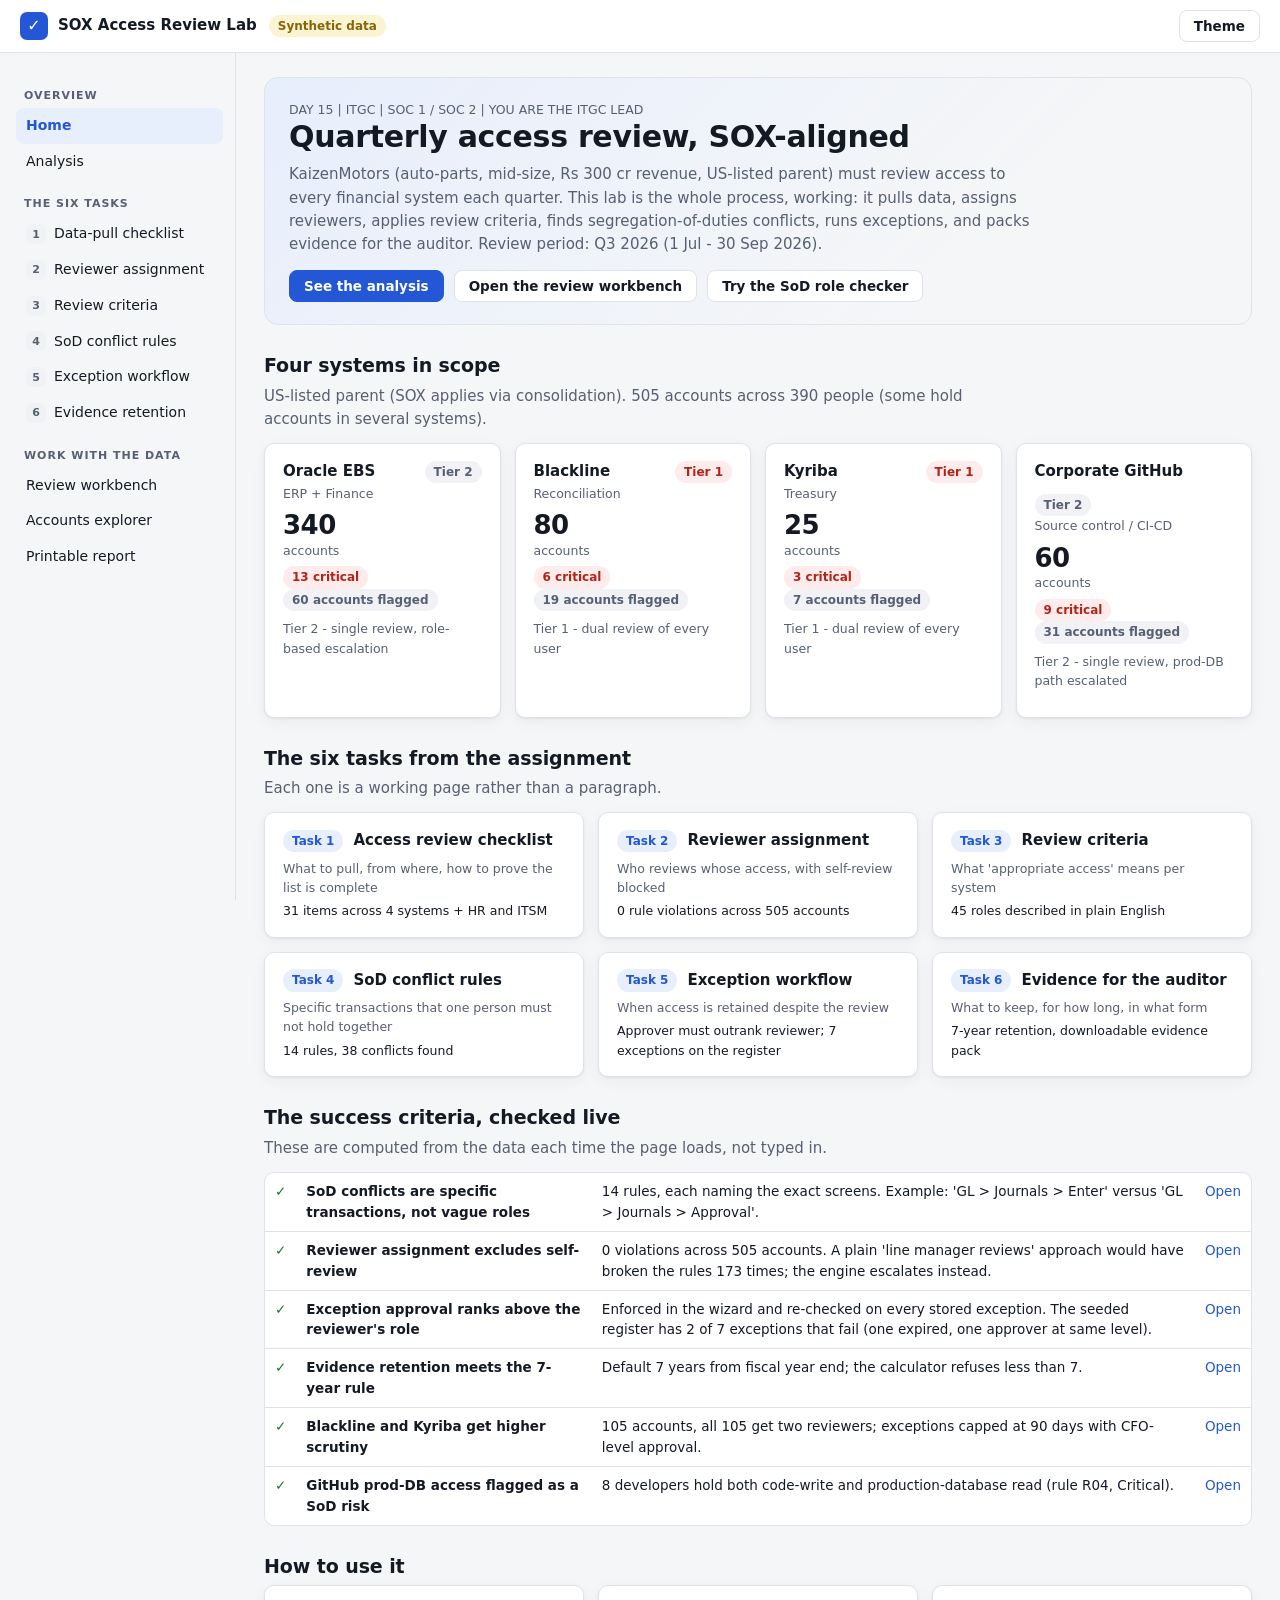
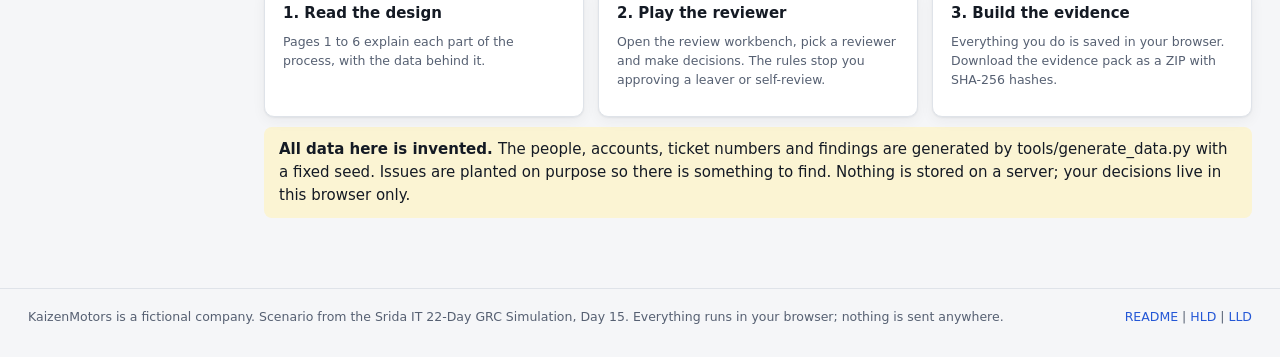
<file: index.html>
<!DOCTYPE html>
<html lang="en">
<head>
<meta charset="utf-8">
<meta name="viewport" content="width=device-width, initial-scale=1">
<title>SOX Access Review Lab - KaizenMotors</title>
<meta name="description" content="Interactive SOX ITGC quarterly access review: checklist, reviewer assignment, review criteria, SoD rules, exception workflow and evidence retention for four in-scope systems. All data is synthetic.">
<link rel="icon" href="data:image/svg+xml,%3Csvg xmlns='http://www.w3.org/2000/svg' viewBox='0 0 32 32'%3E%3Crect width='32' height='32' rx='7' fill='%232457d6'/%3E%3Cpath d='M9 16.5l4.5 4.5L23 11' fill='none' stroke='white' stroke-width='3' stroke-linecap='round' stroke-linejoin='round'/%3E%3C/svg%3E">
<link rel="stylesheet" href="css/styles.css">
<script>
  (function () {
    try {
      var t = localStorage.getItem("kai.theme");
      if (t === "dark" || t === "light") document.documentElement.setAttribute("data-theme", t);
    } catch (e) {}
  })();
</script>
</head>
<body>
<a class="skip" href="#main">Skip to content</a>
<header class="top">
  <button class="burger" id="burger" aria-label="Menu" aria-expanded="false">&#9776;</button>
  <a class="brand" href="#/"><span class="logo" aria-hidden="true">&#10003;</span><span>SOX Access Review Lab</span></a>
  <span class="pill synth" title="No real people, accounts or company are represented">Synthetic data</span>
  <span class="grow"></span>
  <button class="btn ghost" id="theme" aria-label="Toggle dark mode">Theme</button>
</header>
<div class="shell">
  <nav id="nav" aria-label="Sections"></nav>
  <main id="main" tabindex="-1"></main>
</div>
<footer class="foot">
  <span>KaizenMotors is a fictional company. Scenario from the Srida IT 22-Day GRC Simulation, Day 15. Everything runs in your browser; nothing is sent anywhere.</span>
  <span id="docs"></span>
</footer>

<script src="data/reference.js"></script>
<script src="data/process.js"></script>
<script src="data/people.js"></script>
<script src="js/util.js"></script>
<script src="js/engine.js"></script>
<script src="js/ui.js"></script>
<script src="js/charts.js"></script>
<script src="js/views/home.js"></script>
<script src="js/views/analysis.js"></script>
<script src="js/views/checklist.js"></script>
<script src="js/views/reviewers.js"></script>
<script src="js/views/criteria.js"></script>
<script src="js/views/sod.js"></script>
<script src="js/views/exceptions.js"></script>
<script src="js/views/evidence.js"></script>
<script src="js/views/workbench.js"></script>
<script src="js/views/accounts.js"></script>
<script src="js/views/report.js"></script>
<script src="js/app.js"></script>
<noscript><p style="padding:24px">This site needs JavaScript. It runs entirely in your browser.</p></noscript>
</body>
</html>
</file>
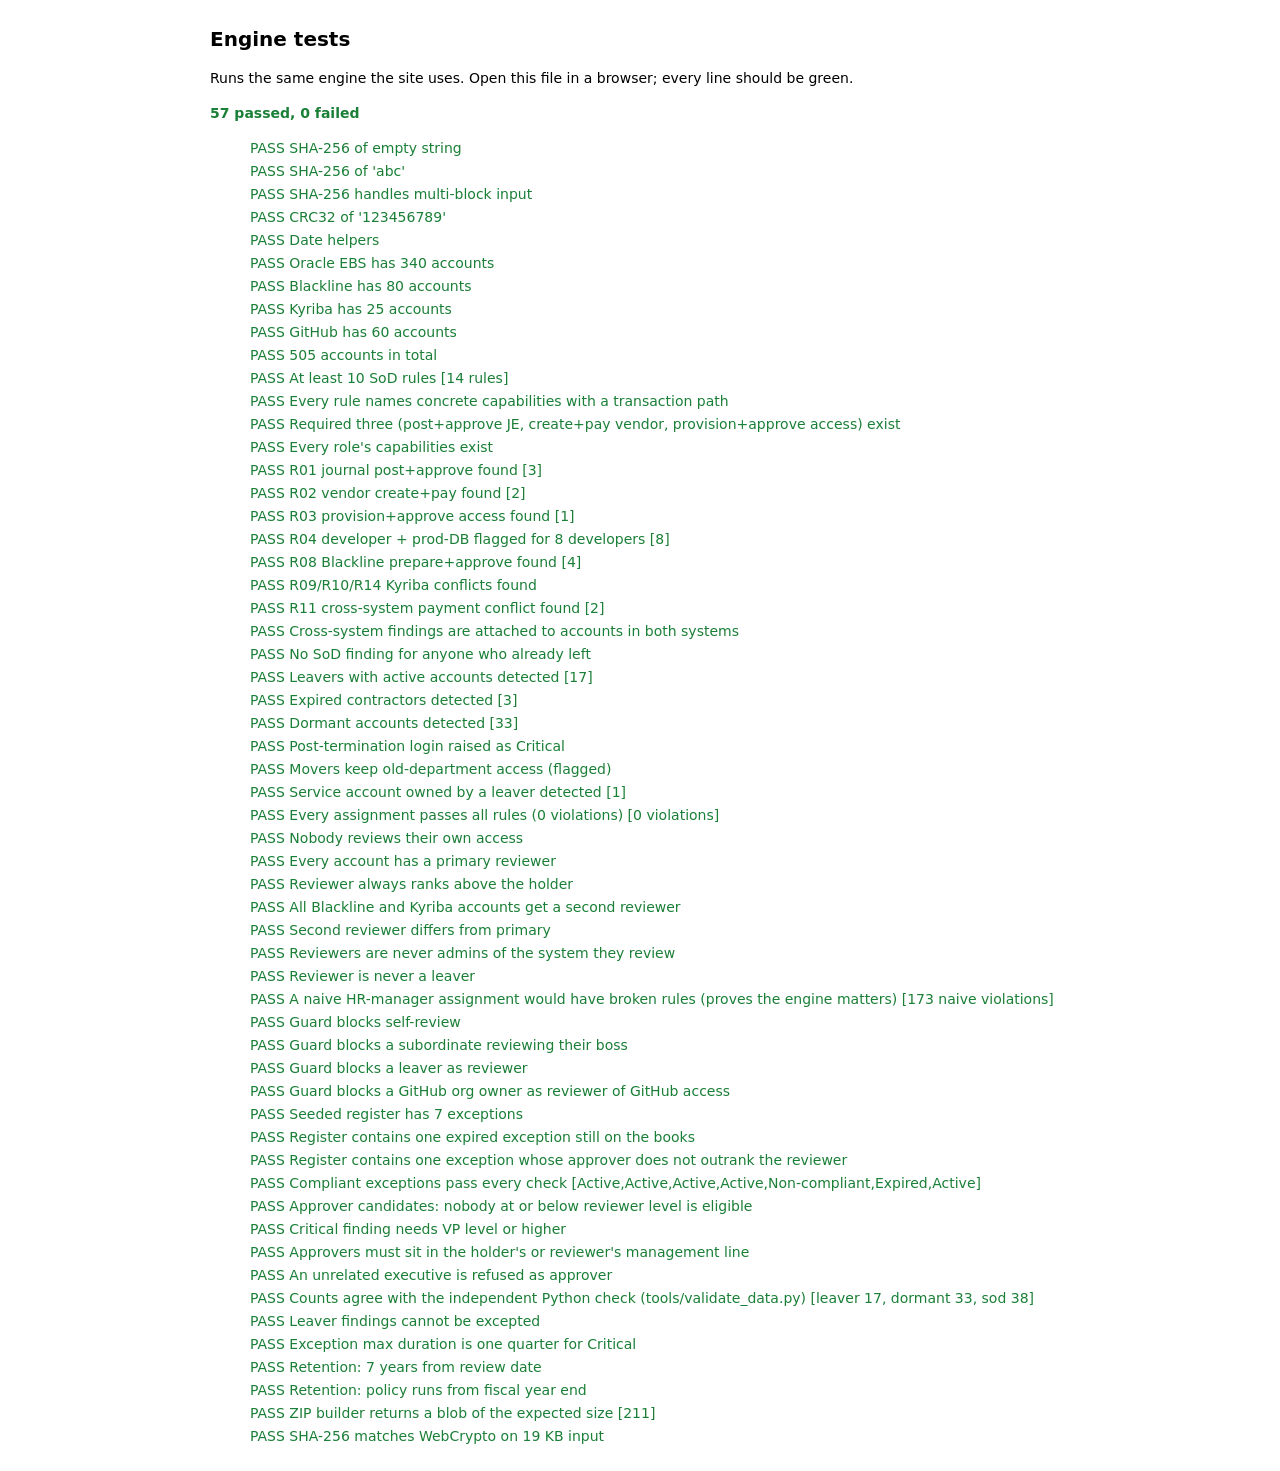
<file: tests.html>
<!DOCTYPE html>
<html lang="en">
<head>
<meta charset="utf-8">
<title>Engine tests</title>
<meta name="viewport" content="width=device-width, initial-scale=1">
<style>
  body { font: 14px/1.5 system-ui, sans-serif; max-width: 860px; margin: 24px auto; padding: 0 16px; }
  .ok { color: #1a7f37; } .bad { color: #b42318; font-weight: 600; }
  li { list-style: none; margin: 2px 0; } h1 { font-size: 20px; }
  #sum { font-weight: 700; margin: 12px 0; }
</style>
</head>
<body>
<h1>Engine tests</h1>
<p>Runs the same engine the site uses. Open this file in a browser; every line should be green.</p>
<div id="sum"></div>
<ul id="out"></ul>
<script src="data/reference.js"></script>
<script src="data/process.js"></script>
<script src="data/people.js"></script>
<script src="js/util.js"></script>
<script src="js/engine.js"></script>
<script>
(function () {
  var U = KAI.util, E = KAI.E, pass = 0, fail = 0, out = document.getElementById("out");
  function t(name, cond, detail) {
    var li = document.createElement("li");
    li.className = cond ? "ok" : "bad";
    li.textContent = (cond ? "PASS  " : "FAIL  ") + name + (detail ? "  [" + detail + "]" : "");
    out.appendChild(li);
    cond ? pass++ : fail++;
  }
  KAI.state = {exceptions: []};
  E.init();

  /* util */
  t("SHA-256 of empty string", U.sha256("") === "e3b0c44298fc1c149afbf4c8996fb92427ae41e4649b934ca495991b7852b855");
  t("SHA-256 of 'abc'", U.sha256("abc") === "ba7816bf8f01cfea414140de5dae2223b00361a396177a9cb410ff61f20015ad");
  var long = new Array(1000).join("The quick brown fox ");
  var ref = "";
  t("SHA-256 handles multi-block input", U.sha256(long).length === 64);
  if (window.crypto && crypto.subtle) {
    crypto.subtle.digest("SHA-256", new TextEncoder().encode(long)).then(function (buf) {
      var hex = Array.prototype.map.call(new Uint8Array(buf), function (b) { return ("0" + b.toString(16)).slice(-2); }).join("");
      t("SHA-256 matches WebCrypto on 19 KB input", hex === U.sha256(long));
      summary();
    });
  }
  t("CRC32 of '123456789'", U.crc32(new TextEncoder().encode("123456789")) === 0xcbf43926);
  t("Date helpers", U.daysBetween("2026-09-30", "2026-12-31") === 92 && U.addYears("2026-09-30", 7) === "2033-09-30");

  /* population */
  var st = E.stats();
  t("Oracle EBS has 340 accounts", st.bySys.EBS.accounts === 340);
  t("Blackline has 80 accounts", st.bySys.BL.accounts === 80);
  t("Kyriba has 25 accounts", st.bySys.KY.accounts === 25);
  t("GitHub has 60 accounts", st.bySys.GH.accounts === 60);
  t("505 accounts in total", st.accounts === 505);

  /* rules are transactions, not vague roles */
  var rules = E.ref.sodRules;
  t("At least 10 SoD rules", rules.length >= 10, rules.length + " rules");
  t("Every rule names concrete capabilities with a transaction path", rules.every(function (r) {
    return r.a.concat(r.b).every(function (c) { return E.ref.capabilities[c] && E.ref.capabilities[c].txn; }) && r.example && r.risk;
  }));
  t("Required three (post+approve JE, create+pay vendor, provision+approve access) exist", ["R01", "R02", "R03"].every(function (id) { return E.rules[id] && E.rules[id].required; }));
  t("Every role's capabilities exist", E.ref.roles.every(function (r) { return r.caps.every(function (c) { return E.ref.capabilities[c]; }); }));

  /* SoD detection */
  function n(rule) { return E.findings.filter(function (f) { return f.ruleId === rule; }).length; }
  t("R01 journal post+approve found", n("R01") === 3, n("R01"));
  t("R02 vendor create+pay found", n("R02") === 2, n("R02"));
  t("R03 provision+approve access found", n("R03") === 1, n("R03"));
  t("R04 developer + prod-DB flagged for 8 developers", n("R04") === 8, n("R04"));
  t("R08 Blackline prepare+approve found", n("R08") === 4, n("R08"));
  t("R09/R10/R14 Kyriba conflicts found", n("R09") === 1 && n("R10") === 1 && n("R14") === 1);
  t("R11 cross-system payment conflict found", n("R11") === 2, n("R11"));
  t("Cross-system findings are attached to accounts in both systems", E.findings.filter(function (f) { return f.ruleId === "R11"; }).every(function (f) { return f.systems.length === 2; }));
  t("No SoD finding for anyone who already left", E.findings.every(function (f) { return f.kind !== "sod" || E.people[f.personId].status === "Active"; }));

  /* flags */
  function k(kind) { return E.findings.filter(function (f) { return f.kind === kind; }).length; }
  t("Leavers with active accounts detected", k("leaver") >= 15, k("leaver"));
  t("Expired contractors detected", k("contractor") >= 3, k("contractor"));
  t("Dormant accounts detected", k("dormant") >= 25, k("dormant"));
  t("Post-termination login raised as Critical", E.findings.some(function (f) { return f.kind === "leaver" && /AFTER/.test(f.detail) && f.sev === "Critical"; }));
  t("Movers keep old-department access (flagged)", E.findings.some(function (f) { return f.kind === "mismatch" && /Moved from/.test(f.detail); }));
  t("Service account owned by a leaver detected", k("svcowner") >= 1, k("svcowner"));

  /* reviewer assignment */
  var bad = E.validateAssignments();
  t("Every assignment passes all rules (0 violations)", bad.length === 0, bad.length + " violations");
  t("Nobody reviews their own access", E.accounts.every(function (a) {
    var x = E.assignments[a.id];
    return x.primary.id && x.primary.id !== a.holder && (!x.secondary || x.secondary.id !== a.holder);
  }));
  t("Every account has a primary reviewer", E.accounts.every(function (a) { return !!E.assignments[a.id].primary.id; }));
  t("Reviewer always ranks above the holder", E.accounts.every(function (a) {
    var x = E.assignments[a.id];
    return E.people[x.primary.id].level > E.people[a.holder].level && (!x.secondary || E.people[x.secondary.id].level > E.people[a.holder].level);
  }));
  t("All Blackline and Kyriba accounts get a second reviewer", E.accounts.filter(function (a) { return a.sys === "BL" || a.sys === "KY"; }).every(function (a) { return E.assignments[a.id].dual && E.assignments[a.id].secondary.id; }));
  t("Second reviewer differs from primary", E.accounts.every(function (a) { var x = E.assignments[a.id]; return !x.secondary || x.secondary.id !== x.primary.id; }));
  t("Reviewers are never admins of the system they review", E.accounts.every(function (a) {
    var x = E.assignments[a.id];
    return !E.isAdminIn(x.primary.id, a.sys) && (!x.secondary || !E.isAdminIn(x.secondary.id, a.sys));
  }));
  t("Reviewer is never a leaver", E.accounts.every(function (a) { var x = E.assignments[a.id]; return E.people[x.primary.id].status === "Active" && (!x.secondary || E.people[x.secondary.id].status === "Active"); }));
  t("A naive HR-manager assignment would have broken rules (proves the engine matters)", E.naive().length > 10, E.naive().length + " naive violations");

  /* guard */
  var gh = E.accounts.filter(function (a) { return a.sys === "GH" && a.type === "Named" && a.person && E.people[a.person].status === "Active" && E.people[a.person].level === 1; })[0];
  var gm = E.people[gh.holder].managerId;
  t("Guard blocks self-review", !!E.checkReviewer(gh.id, gh.holder, "primary").hard);
  var sub = E.accounts.filter(function (a) { return a.person && E.people[a.person].level === 1 && E.people[a.person].status === "Active"; })[3];
  t("Guard blocks a subordinate reviewing their boss", !!E.checkReviewer(E.acctsOf(E.people[gh.holder].managerId)[0] ? E.acctsOf(E.people[gh.holder].managerId)[0].id : gh.id, gh.holder, "primary").hard);
  var leaver = Object.keys(E.people).filter(function (id) { return E.people[id].status === "Terminated" && E.people[id].level >= 3; })[0];
  t("Guard blocks a leaver as reviewer", !!E.checkReviewer(gh.id, leaver, "primary").hard);
  var admin = Object.keys(E.people).filter(function (id) { return E.isAdminIn(id, "GH") && E.people[id].status === "Active"; })[0];
  var ghAcct = E.accounts.filter(function (a) { return a.sys === "GH" && a.holder !== admin && E.people[a.holder].level < E.people[admin].level; })[0];
  t("Guard blocks a GitHub org owner as reviewer of GitHub access", /Administers/.test(E.checkReviewer(ghAcct.id, admin, "primary").hard || ""));

  /* exceptions */
  var ex = E.data.exceptions;
  var audits = ex.map(function (e) { return E.exceptionAudit(e); });
  t("Seeded register has 7 exceptions", ex.length === 7);
  t("Register contains one expired exception still on the books", audits.filter(function (a) { return a.status === "Expired"; }).length === 1);
  t("Register contains one exception whose approver does not outrank the reviewer", audits.filter(function (a) { return !a.checks[0].ok; }).length === 1);
  t("Compliant exceptions pass every check", audits.filter(function (a) { return a.status === "Active"; }).length === 5, audits.map(function (a) { return a.status; }).join(","));
  var f4 = E.findings.filter(function (f) { return f.ruleId === "R04"; })[0];
  var revId = E.assignments[f4.accountIds[0]].primary.id;
  var cands = E.approverCandidates(f4, revId);
  t("Approver candidates: nobody at or below reviewer level is eligible", cands.every(function (c) { return !c.ok || c.p.level > E.people[revId].level; }));
  t("Critical finding needs VP level or higher", cands.every(function (c) { return !c.ok || c.p.level >= 6; }));
  t("Approvers must sit in the holder's or reviewer's management line", cands.every(function (c) {
    if (!c.ok) return true;
    var line = E.chain(f4.holderId).concat(E.chain(revId)).map(function (p) { return p.id; });
    return line.indexOf(c.p.id) >= 0;
  }));
  t("An unrelated executive is refused as approver", cands.some(function (c) { return !c.ok && c.p.level >= 6 && /management line/.test(c.why.join(" ")); }));
  t("Counts agree with the independent Python check (tools/validate_data.py)",
    k("leaver") === 17 && k("contractor") === 3 && k("dormant") === 33 && k("mismatch") === 14 && k("generic") === 4 && k("svcowner") === 1 && k("noticket") === 16 && k("sod") === 38,
    "leaver " + k("leaver") + ", dormant " + k("dormant") + ", sod " + k("sod"));
  t("Leaver findings cannot be excepted", E.findings.filter(function (f) { return f.kind === "leaver"; }).every(function (f) { return !f.exceptable; }));
  t("Exception max duration is one quarter for Critical", E.limits(f4).maxDays === 90 && E.limits(f4).minControls === 2);

  /* retention */
  var r = E.retention("2026-09-30", 7);
  t("Retention: 7 years from review date", r.minUntil === "2033-09-30");
  t("Retention: policy runs from fiscal year end", r.policyUntil === "2033-12-31");

  /* zip structure */
  var z = U.makeZip([{name: "a.txt", data: "hello"}, {name: "b/c.csv", data: "x,y\n1,2\n"}]);
  t("ZIP builder returns a blob of the expected size", z.size === (30 + 5 + 5) + (30 + 7 + 8) + (46 + 5) + (46 + 7) + 22, z.size);

  function summary() {
    document.getElementById("sum").textContent = pass + " passed, " + fail + " failed";
    document.getElementById("sum").className = fail ? "bad" : "ok";
    document.title = (fail ? "FAIL " : "OK ") + pass + "/" + (pass + fail);
  }
  if (!(window.crypto && crypto.subtle)) summary();
})();
</script>
</body>
</html>
</file>
<file: css/styles.css>
:root {
  --bg: #f5f6f8; --panel: #ffffff; --panel2: #f0f2f5; --ink: #141a24; --muted: #566072; --line: #dfe3e9;
  --accent: #2457d6; --accent-ink: #ffffff; --accent-soft: #e7eefc;
  --crit: #b42318; --crit-bg: #fdeceb; --high: #b54708; --high-bg: #fff0dc; --med: #86650a; --med-bg: #fbf4d3;
  --low: #34659b; --low-bg: #e6f0fa; --ok: #17753a; --ok-bg: #e4f4e9; --shadow: 0 1px 2px rgba(20,26,36,.06), 0 4px 14px rgba(20,26,36,.05);
  --radius: 10px; --mono: ui-monospace, SFMono-Regular, Menlo, Consolas, monospace;
  --sans: system-ui, -apple-system, "Segoe UI", Roboto, "Helvetica Neue", Arial, sans-serif;
}
@media (prefers-color-scheme: dark) {
  :root:not([data-theme="light"]) {
    --bg: #0e1218; --panel: #161b23; --panel2: #1d232d; --ink: #e6e9ef; --muted: #9aa5b5; --line: #29303b;
    --accent: #7ba3ff; --accent-ink: #0b1220; --accent-soft: #1b2740;
    --crit: #ff8b80; --crit-bg: #3a1d1b; --high: #ffb066; --high-bg: #3a2a15; --med: #ecc65a; --med-bg: #362f14;
    --low: #86b6ee; --low-bg: #182a3d; --ok: #63d488; --ok-bg: #16301f; --shadow: none;
  }
}
:root[data-theme="dark"] {
  --bg: #0e1218; --panel: #161b23; --panel2: #1d232d; --ink: #e6e9ef; --muted: #9aa5b5; --line: #29303b;
  --accent: #7ba3ff; --accent-ink: #0b1220; --accent-soft: #1b2740;
  --crit: #ff8b80; --crit-bg: #3a1d1b; --high: #ffb066; --high-bg: #3a2a15; --med: #ecc65a; --med-bg: #362f14;
  --low: #86b6ee; --low-bg: #182a3d; --ok: #63d488; --ok-bg: #16301f; --shadow: none;
}

* { box-sizing: border-box; }
html { scroll-behavior: smooth; }
body { margin: 0; background: var(--bg); color: var(--ink); font: 15px/1.55 var(--sans); -webkit-font-smoothing: antialiased; }
a { color: var(--accent); text-decoration: none; } a:hover { text-decoration: underline; }
h1 { font-size: 26px; line-height: 1.2; margin: 0 0 6px; letter-spacing: -.01em; }
h2 { font-size: 19px; margin: 0 0 4px; letter-spacing: -.005em; }
h3 { font-size: 15px; margin: 0 0 6px; }
p { margin: 0 0 10px; }
code, .mono { font-family: var(--mono); font-size: .88em; }
.skip { position: absolute; left: -999px; } .skip:focus { left: 8px; top: 8px; background: var(--panel); padding: 8px 12px; z-index: 50; }
:focus-visible { outline: 2px solid var(--accent); outline-offset: 2px; }

/* header + shell */
.top { position: sticky; top: 0; z-index: 20; display: flex; align-items: center; gap: 12px; padding: 10px 20px; background: var(--panel); border-bottom: 1px solid var(--line); }
.brand { display: flex; align-items: center; gap: 10px; color: var(--ink); font-weight: 700; } .brand:hover { text-decoration: none; }
.logo { display: inline-grid; place-items: center; width: 28px; height: 28px; border-radius: 7px; background: var(--accent); color: var(--accent-ink); font-size: 16px; }
.grow { flex: 1; }
.burger { display: none; background: none; border: 1px solid var(--line); border-radius: 8px; color: var(--ink); font-size: 18px; padding: 2px 10px; cursor: pointer; }
.shell { display: grid; grid-template-columns: 236px minmax(0, 1fr); gap: 0; max-width: 1440px; margin: 0 auto; }
nav#nav { position: sticky; top: 53px; align-self: start; height: calc(100vh - 53px); overflow: auto; padding: 18px 12px 24px 16px; border-right: 1px solid var(--line); }
nav#nav h4 { margin: 16px 8px 4px; font-size: 11px; letter-spacing: .09em; text-transform: uppercase; color: var(--muted); font-weight: 700; }
nav#nav a { display: flex; gap: 8px; align-items: center; padding: 7px 10px; border-radius: 8px; color: var(--ink); font-size: 14px; }
nav#nav a:hover { background: var(--panel2); text-decoration: none; }
nav#nav a[aria-current="page"] { background: var(--accent-soft); color: var(--accent); font-weight: 600; }
nav#nav .num { display: inline-grid; place-items: center; min-width: 20px; height: 20px; border-radius: 6px; background: var(--panel2); font-size: 11px; font-weight: 700; color: var(--muted); }
nav#nav a[aria-current="page"] .num { background: var(--accent); color: var(--accent-ink); }
main#main { padding: 24px 28px 60px; min-width: 0; outline: none; }
.foot { max-width: 1440px; margin: 0 auto; padding: 18px 28px 30px; color: var(--muted); font-size: 12.5px; display: flex; gap: 16px; flex-wrap: wrap; justify-content: space-between; border-top: 1px solid var(--line); }

/* generic pieces */
.lede { color: var(--muted); max-width: 78ch; margin-bottom: 16px; }
.section { margin: 26px 0 0; }
.section > h2 { margin-bottom: 4px; }
.section > .sub { color: var(--muted); margin-bottom: 12px; max-width: 80ch; }
.card { background: var(--panel); border: 1px solid var(--line); border-radius: var(--radius); box-shadow: var(--shadow); padding: 16px 18px; }
.card + .card { margin-top: 14px; }
.grid > .card + .card, .grid > .card { margin-top: 0; }
.card h3 { margin-top: 0; }
.grid { display: grid; gap: 14px; }
.g2 { grid-template-columns: repeat(2, minmax(0, 1fr)); } .g3 { grid-template-columns: repeat(3, minmax(0, 1fr)); } .g4 { grid-template-columns: repeat(4, minmax(0, 1fr)); }
.g6 { grid-template-columns: repeat(6, minmax(0, 1fr)); }
.row { display: flex; gap: 10px; flex-wrap: wrap; align-items: center; }
.muted { color: var(--muted); } .small { font-size: 12.5px; } .tight { margin: 0; } .nowrap { white-space: nowrap; } .right { text-align: right; }
.stack > * + * { margin-top: 10px; }
ul.plain { margin: 6px 0 0; padding-left: 18px; } ul.plain li { margin: 3px 0; }
ul.ticks { list-style: none; padding: 0; margin: 6px 0 0; } ul.ticks li { padding-left: 22px; position: relative; margin: 5px 0; }
ul.ticks li::before { content: "\2713"; position: absolute; left: 0; color: var(--ok); font-weight: 700; }
ul.flags { list-style: none; padding: 0; margin: 6px 0 0; } ul.flags li { padding-left: 22px; position: relative; margin: 5px 0; }
ul.flags li::before { content: "\2691"; position: absolute; left: 0; color: var(--crit); }

.kpi { background: var(--panel); border: 1px solid var(--line); border-radius: var(--radius); padding: 12px 14px; box-shadow: var(--shadow); }
.kpi .v { font-size: 26px; font-weight: 700; letter-spacing: -.02em; line-height: 1.15; }
.kpi .l { color: var(--muted); font-size: 12.5px; }
.kpi .s { color: var(--muted); font-size: 12px; margin-top: 2px; }
.kpi.crit .v { color: var(--crit); } .kpi.high .v { color: var(--high); } .kpi.ok .v { color: var(--ok); }

.pill, .chip { display: inline-flex; align-items: center; gap: 4px; padding: 1px 8px; border-radius: 99px; font-size: 12px; font-weight: 600; background: var(--panel2); color: var(--muted); border: 1px solid transparent; white-space: nowrap; }
.pill.synth { background: var(--med-bg); color: var(--med); }
.chip.Critical, .chip.crit { background: var(--crit-bg); color: var(--crit); } .chip.High, .chip.high { background: var(--high-bg); color: var(--high); }
.chip.Medium, .chip.med { background: var(--med-bg); color: var(--med); } .chip.Low, .chip.low { background: var(--low-bg); color: var(--low); }
.chip.ok { background: var(--ok-bg); color: var(--ok); } .chip.bad { background: var(--crit-bg); color: var(--crit); } .chip.info { background: var(--accent-soft); color: var(--accent); }
.chip.sys { background: var(--panel2); color: var(--ink); font-family: var(--mono); font-size: 11px; }
.chip.t1 { background: var(--crit-bg); color: var(--crit); }
.dot { width: 8px; height: 8px; border-radius: 50%; display: inline-block; }

.btn { display: inline-flex; align-items: center; gap: 6px; padding: 7px 14px; border-radius: 8px; border: 1px solid var(--line); background: var(--panel); color: var(--ink); font: 600 13.5px var(--sans); cursor: pointer; }
.btn:hover { background: var(--panel2); text-decoration: none; }
.btn.primary { background: var(--accent); color: var(--accent-ink); border-color: var(--accent); } .btn.primary:hover { filter: brightness(1.08); }
.btn.ghost { background: transparent; } .btn.danger { color: var(--crit); }
.btn[disabled] { opacity: .5; cursor: not-allowed; }
.btn.sm { padding: 3px 10px; font-size: 12.5px; }

.note { border-radius: 8px; padding: 10px 14px; border: 1px solid var(--line); background: var(--panel2); margin: 10px 0; }
.note.info { background: var(--accent-soft); border-color: transparent; } .note.warn { background: var(--med-bg); border-color: transparent; }
.note.good { background: var(--ok-bg); border-color: transparent; } .note.bad { background: var(--crit-bg); border-color: transparent; }
.note > :last-child { margin-bottom: 0; } .note strong { font-weight: 700; }

/* forms */
input[type=text], input[type=search], input[type=date], input[type=number], select, textarea {
  font: inherit; font-size: 14px; color: var(--ink); background: var(--panel); border: 1px solid var(--line); border-radius: 8px; padding: 6px 10px; max-width: 100%;
}
textarea { width: 100%; min-height: 76px; resize: vertical; }
select { padding-right: 24px; }
label.f { display: block; font-weight: 600; font-size: 13px; margin: 12px 0 4px; }
input[type=checkbox], input[type=radio] { accent-color: var(--accent); width: 16px; height: 16px; vertical-align: middle; }

/* tables */
.tw { overflow: auto; border: 1px solid var(--line); border-radius: var(--radius); background: var(--panel); max-height: 80vh; }
.tw.nomax { max-height: none; }
table.tbl { border-collapse: collapse; width: 100%; font-size: 13.5px; }
.tbl th { position: sticky; top: 0; background: var(--panel2); text-align: left; font-size: 12px; text-transform: uppercase; letter-spacing: .04em; color: var(--muted); padding: 8px 10px; border-bottom: 1px solid var(--line); white-space: nowrap; z-index: 1; }
.tbl th.sortable { cursor: pointer; user-select: none; } .tbl th.sortable:hover { color: var(--ink); }
.tbl td { padding: 8px 10px; border-bottom: 1px solid var(--line); vertical-align: top; }
.tbl tr:last-child td { border-bottom: 0; }
.tbl tbody tr:hover td { background: color-mix(in srgb, var(--accent-soft) 45%, transparent); }
.tbl tr.expand td { background: var(--panel2); padding: 12px 16px; }
.tbl td.wide { min-width: 240px; } .tbl td.mid { min-width: 150px; }
.tbl .id { font-family: var(--mono); font-size: 12px; color: var(--muted); }
.toolbar { display: flex; flex-wrap: wrap; gap: 8px 12px; align-items: center; margin: 0 0 10px; }
.toolbar .count { color: var(--muted); font-size: 13px; }
.more { padding: 10px; text-align: center; }
tr.bad-row td { background: var(--crit-bg) !important; }

/* charts */
.bars { display: grid; gap: 8px; }
.bar-row { display: grid; grid-template-columns: 150px 1fr 70px; gap: 10px; align-items: center; font-size: 13.5px; }
.bar-track { display: flex; height: 20px; background: var(--panel2); border-radius: 5px; overflow: hidden; }
.bar-seg { height: 100%; min-width: 0; } .bar-seg.Critical { background: var(--crit); } .bar-seg.High { background: var(--high); } .bar-seg.Medium { background: var(--med); } .bar-seg.Low { background: var(--low); }
.bar-seg.acc { background: var(--accent); } .bar-seg.ok { background: var(--ok); }
.legend { display: flex; gap: 14px; flex-wrap: wrap; font-size: 12.5px; color: var(--muted); margin-top: 10px; } .legend span { display: inline-flex; gap: 6px; align-items: center; }
.heat td.h { text-align: center; font-variant-numeric: tabular-nums; font-weight: 600; }
.heat td.h.z { color: var(--muted); font-weight: 400; }

/* stepper */
.steps { counter-reset: s; display: grid; grid-template-columns: repeat(4, minmax(0, 1fr)); gap: 12px; }
.step { background: var(--panel); border: 1px solid var(--line); border-radius: var(--radius); padding: 12px 14px; position: relative; }
.step .n { display: inline-grid; place-items: center; width: 24px; height: 24px; border-radius: 50%; background: var(--accent); color: var(--accent-ink); font-size: 12px; font-weight: 700; margin-bottom: 6px; }
.step h3 { margin: 0 0 2px; font-size: 14px; } .step .who { font-size: 12px; color: var(--muted); margin-bottom: 6px; } .step p { font-size: 13px; margin: 0; }

.tabs { display: flex; gap: 4px; flex-wrap: wrap; border-bottom: 1px solid var(--line); margin: 14px 0; }
.tabs button { background: none; border: 0; border-bottom: 2px solid transparent; padding: 8px 12px; font: 600 14px var(--sans); color: var(--muted); cursor: pointer; margin-bottom: -1px; }
.tabs button[aria-selected="true"] { color: var(--accent); border-bottom-color: var(--accent); }
details.d { border: 1px solid var(--line); border-radius: var(--radius); background: var(--panel); margin: 8px 0; }
details.d > summary { cursor: pointer; padding: 10px 14px; font-weight: 600; list-style: none; display: flex; gap: 10px; align-items: center; flex-wrap: wrap; }
details.d > summary::-webkit-details-marker { display: none; }
details.d > summary::before { content: "\25B8"; color: var(--muted); }
details.d[open] > summary::before { content: "\25BE"; }
details.d > .body { padding: 4px 16px 14px; }
.progress { height: 8px; background: var(--panel2); border-radius: 99px; overflow: hidden; } .progress > i { display: block; height: 100%; background: var(--ok); }
.kv { display: grid; grid-template-columns: max-content 1fr; gap: 4px 14px; font-size: 13.5px; } .kv dt { color: var(--muted); } .kv dd { margin: 0; }
.verdict { padding: 10px 14px; border-radius: 8px; font-weight: 600; }
.verdict.ok { background: var(--ok-bg); color: var(--ok); } .verdict.bad { background: var(--crit-bg); color: var(--crit); } .verdict.warn { background: var(--med-bg); color: var(--med); }
.hero { background: linear-gradient(135deg, var(--accent-soft), transparent 70%); border: 1px solid var(--line); border-radius: 14px; padding: 22px 24px; }
.hero h1 { font-size: 30px; }
.checklist-status { display: flex; align-items: center; gap: 8px; }
.cov-ok { color: var(--ok); font-weight: 700; } .cov-bad { color: var(--crit); font-weight: 700; }

.print-only { display: none; }
.report h1 { font-size: 24px; } .report h2 { margin-top: 22px; padding-bottom: 4px; border-bottom: 1px solid var(--line); }

@media (max-width: 1100px) { .g4 { grid-template-columns: repeat(2, minmax(0, 1fr)); } .g6 { grid-template-columns: repeat(3, minmax(0, 1fr)); } .steps { grid-template-columns: repeat(2, minmax(0, 1fr)); } .g3 { grid-template-columns: repeat(2, minmax(0, 1fr)); } }
@media (max-width: 860px) {
  .burger { display: inline-block; }
  .shell { grid-template-columns: minmax(0, 1fr); }
  nav#nav { display: none; position: fixed; top: 53px; left: 0; bottom: 0; width: 260px; z-index: 30; background: var(--panel); height: auto; box-shadow: 4px 0 20px rgba(0,0,0,.2); }
  body.nav-open nav#nav { display: block; }
  main#main { padding: 18px 16px 50px; }
  .g2, .g3, .g4, .g6, .steps { grid-template-columns: minmax(0, 1fr); }
  .grid > * { min-width: 0; } select { max-width: 100%; }
  .bar-row { grid-template-columns: 100px 1fr 54px; }
  .top { padding: 8px 12px; } .foot { padding: 16px; }
}
@media (max-width: 600px) { .brand > span:not(.logo) { display: none; } }
@media print {
  body { background: #fff; color: #000; font-size: 11pt; }
  .top, nav#nav, .foot, .no-print, .btn, .toolbar, .tabs { display: none !important; }
  .shell { display: block; } main#main { padding: 0; }
  .card, .kpi, details.d, .step { box-shadow: none; break-inside: avoid; }
  .tw { max-height: none !important; overflow: visible; border: 0; }
  .tbl th { position: static; } .print-only { display: block; }
  details.d > .body { display: block; }
  a { color: inherit; }
  :root { --bg: #fff; --panel: #fff; --panel2: #f3f3f3; --ink: #000; --muted: #444; --line: #bbb; }
}
</file>
